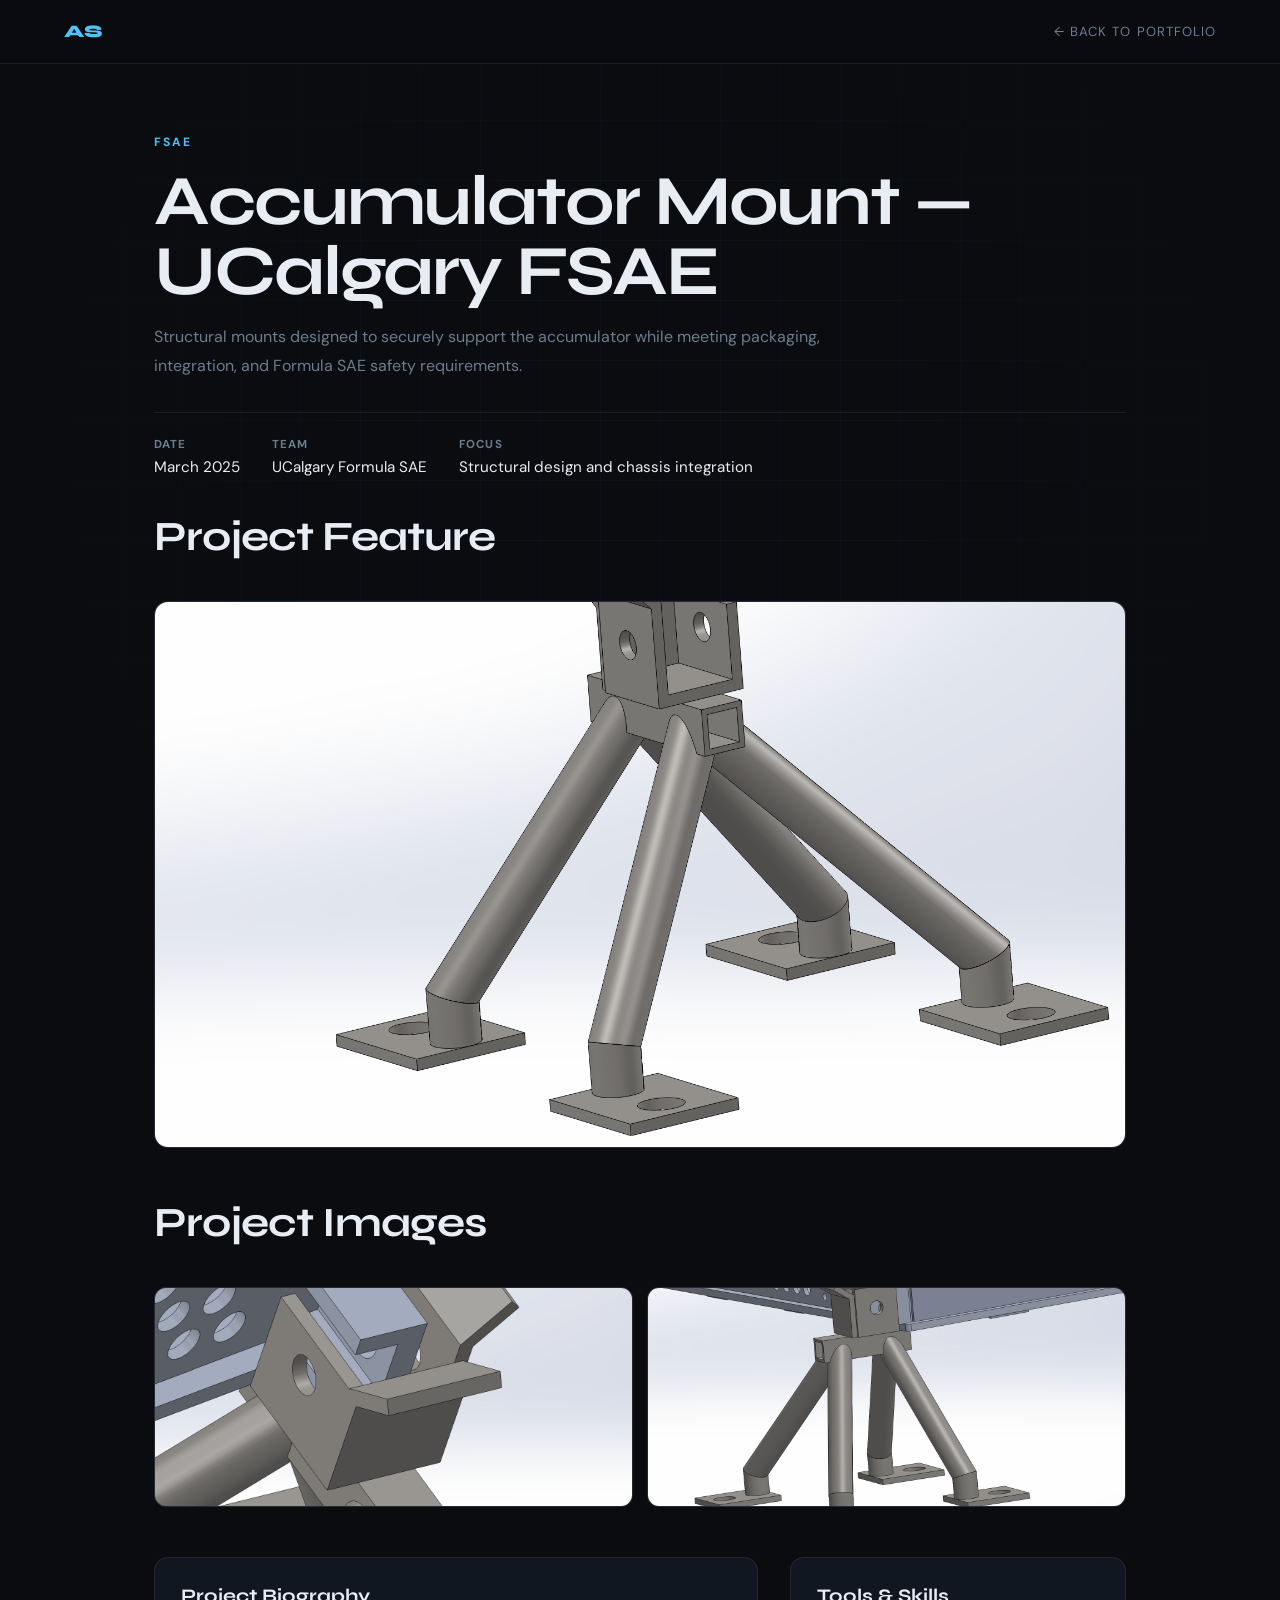
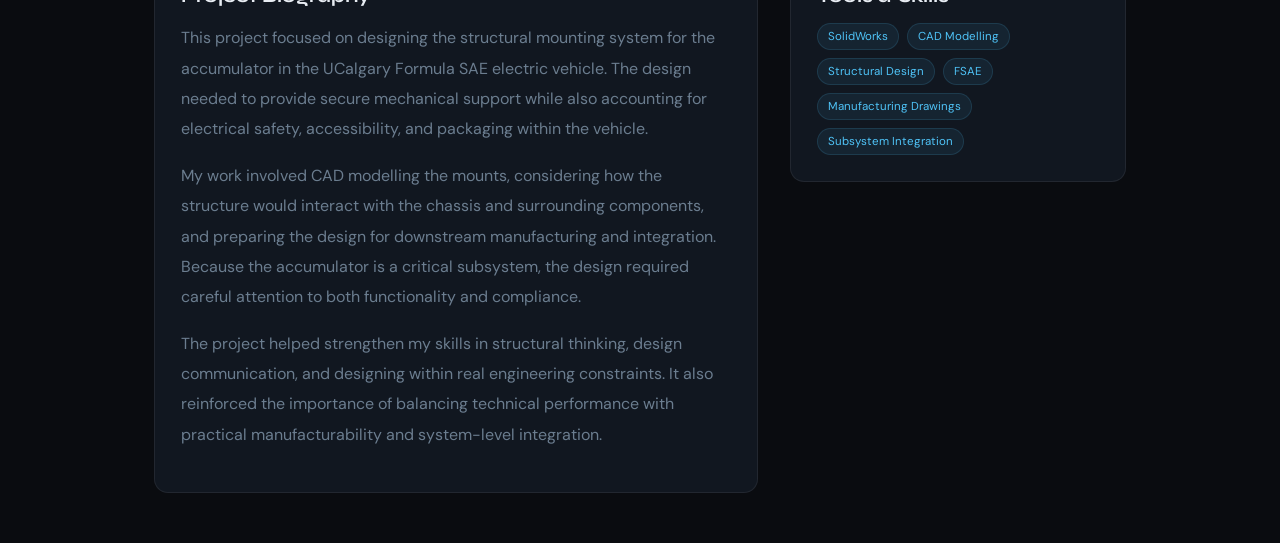
<file: accumulator-mount.html>
<!DOCTYPE html>
<html lang="en">
<head>
  <meta charset="UTF-8">
  <meta name="viewport" content="width=device-width, initial-scale=1.0">
  <title>Accumulator Mount — UCalgary FSAE</title>
  <link rel="preconnect" href="https://fonts.googleapis.com">
  <link rel="preconnect" href="https://fonts.gstatic.com" crossorigin>
  <link href="https://fonts.googleapis.com/css2?family=Syne:wght@400;600;700;800&family=DM+Sans:wght@300;400;500;700&display=swap" rel="stylesheet">
  <link rel="stylesheet" href="styles.css">
</head>
<body>
  <div class="page-wrap">
    <nav>
      <a href="index.html" class="nav-logo">AS</a>
      <a href="index.html" class="back-link">← Back to Portfolio</a>
    </nav>

    <section class="project-hero">
      <div class="project-category">FSAE</div>
      <h1 class="project-title">Accumulator Mount — UCalgary FSAE</h1>
      <p class="project-subtitle">
        Structural mounts designed to securely support the accumulator while meeting packaging, integration, and Formula SAE safety requirements.
      </p>

      <div class="project-meta">
        <div class="meta-box">
          <strong>Date</strong>
          <span>March 2025</span>
        </div>
        <div class="meta-box">
          <strong>Team</strong>
          <span>UCalgary Formula SAE</span>
        </div>
        <div class="meta-box">
          <strong>Focus</strong>
          <span>Structural design and chassis integration</span>
        </div>
      </div>
    </section>

    <section class="project-media">
      <h2 class="section-title">Project Feature</h2>
      <div class="video-box">
        <img src="images/mount-1.png" alt="Accumulator mount feature image">
      </div>
    </section>

    <section class="project-gallery">
      <h2 class="section-title">Project Images</h2>
      <div class="project-gallery-grid mount-grid">
        <img src="images/mount-2.png" alt="Accumulator mount image 2">
        <img src="images/mount-3.png" alt="Accumulator mount image 3">
      </div>
    </section>

    <section class="project-body">
      <div class="body-card">
        <h2>Project Biography</h2>
        <p>
          This project focused on designing the structural mounting system for the accumulator in the UCalgary Formula SAE electric vehicle. The design needed to provide secure mechanical support while also accounting for electrical safety, accessibility, and packaging within the vehicle.
        </p>
        <p>
          My work involved CAD modelling the mounts, considering how the structure would interact with the chassis and surrounding components, and preparing the design for downstream manufacturing and integration. Because the accumulator is a critical subsystem, the design required careful attention to both functionality and compliance.
        </p>
        <p>
          The project helped strengthen my skills in structural thinking, design communication, and designing within real engineering constraints. It also reinforced the importance of balancing technical performance with practical manufacturability and system-level integration.
        </p>
      </div>

      <div class="body-card">
        <h2>Tools &amp; Skills</h2>
        <div class="tags">
          <span class="tag">SolidWorks</span>
          <span class="tag">CAD Modelling</span>
          <span class="tag">Structural Design</span>
          <span class="tag">FSAE</span>
          <span class="tag">Manufacturing Drawings</span>
          <span class="tag">Subsystem Integration</span>
        </div>
      </div>
    </section>
  </div>
</body>
</html>
</file>
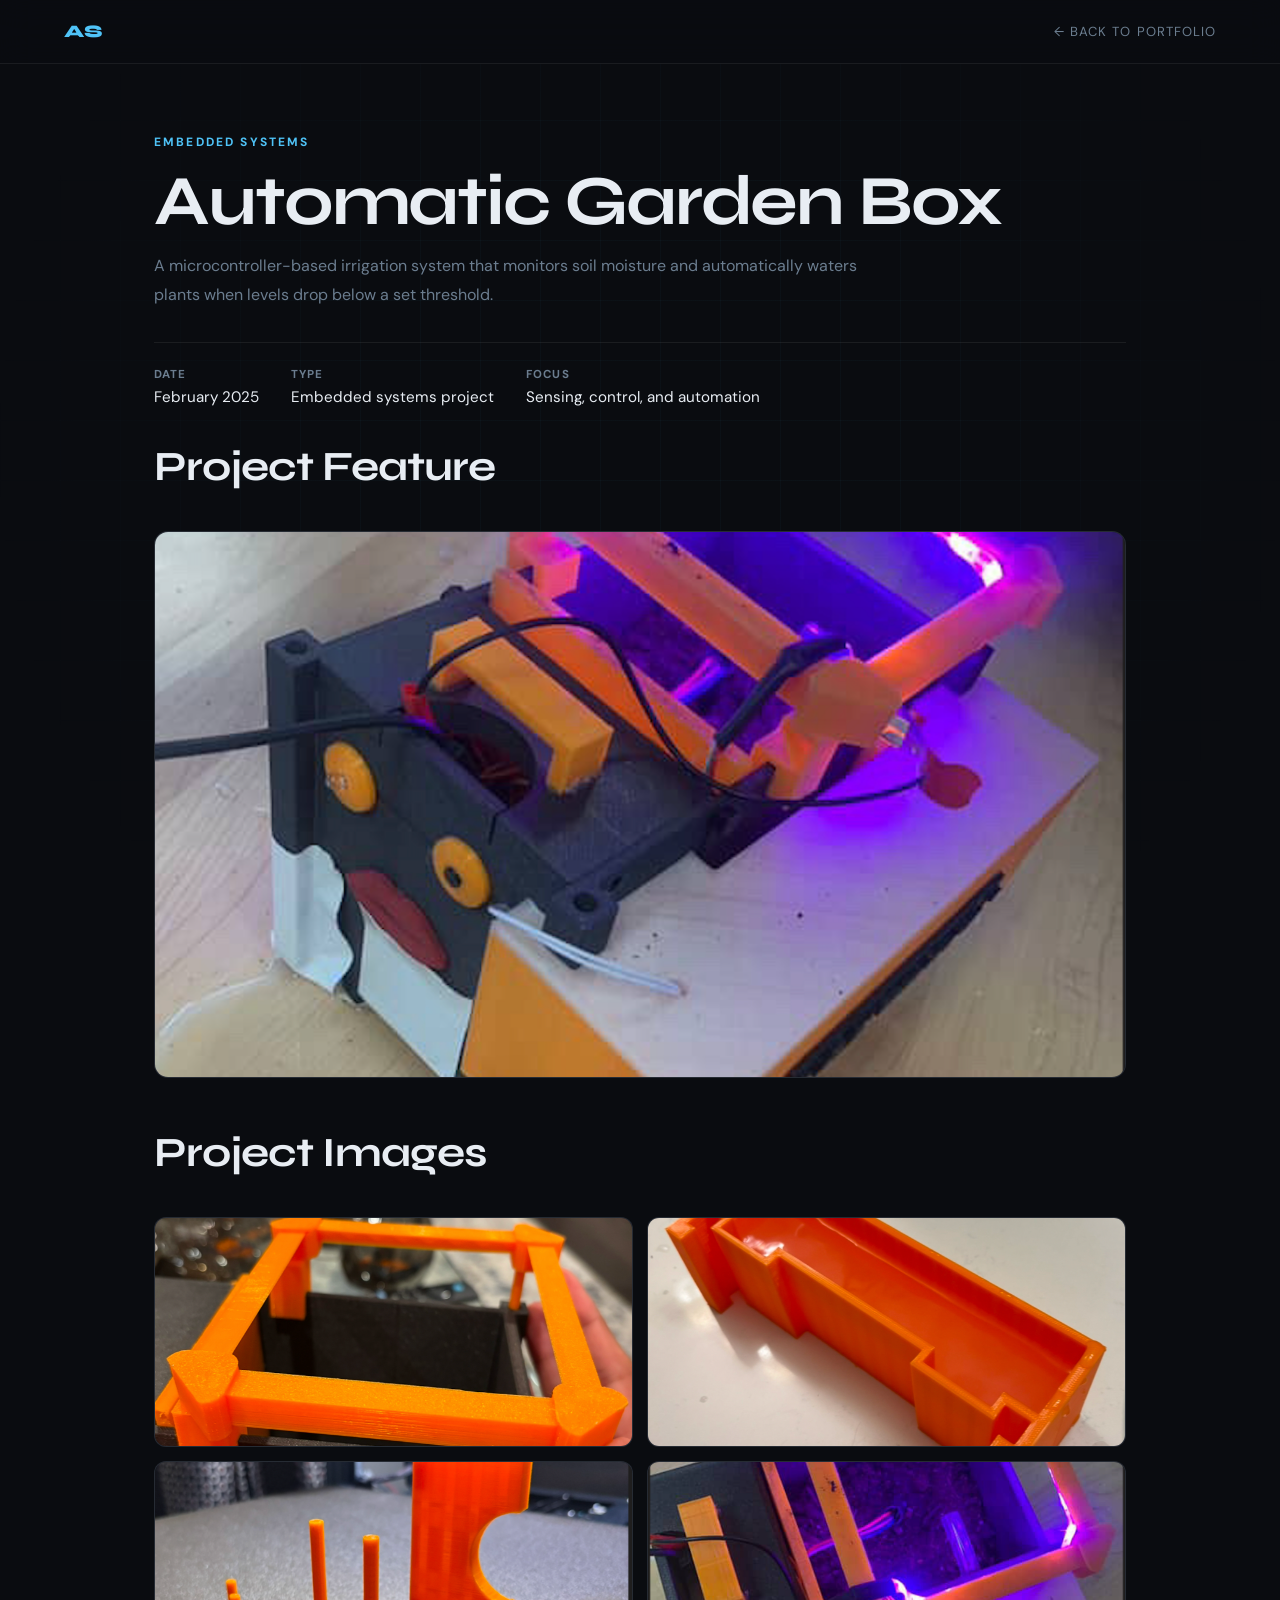
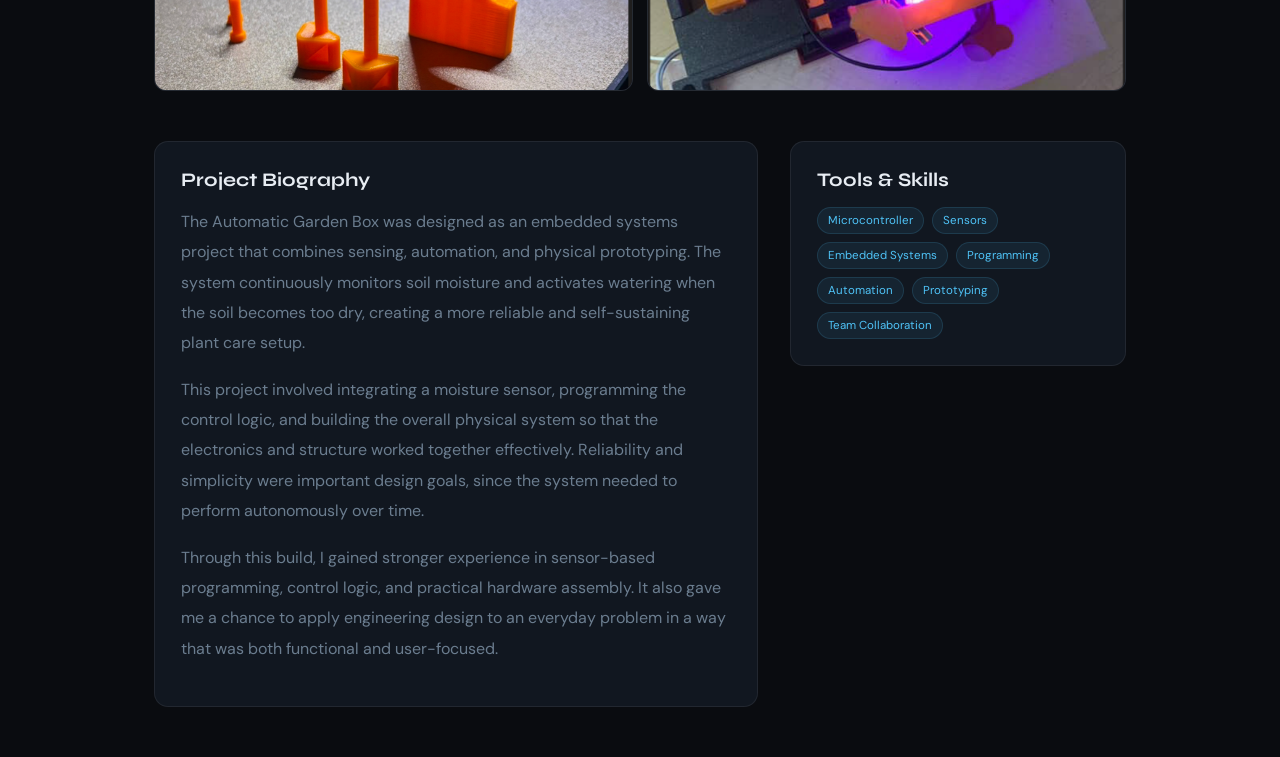
<file: garden-box.html>
<!DOCTYPE html>
<html lang="en">
<head>
  <meta charset="UTF-8">
  <meta name="viewport" content="width=device-width, initial-scale=1.0">
  <title>Automatic Garden Box</title>
  <link rel="preconnect" href="https://fonts.googleapis.com">
  <link rel="preconnect" href="https://fonts.gstatic.com" crossorigin>
  <link href="https://fonts.googleapis.com/css2?family=Syne:wght@400;600;700;800&family=DM+Sans:wght@300;400;500;700&display=swap" rel="stylesheet">
  <link rel="stylesheet" href="styles.css">
</head>
<body>
  <div class="page-wrap">
    <nav>
      <a href="index.html" class="nav-logo">AS</a>
      <a href="index.html" class="back-link">← Back to Portfolio</a>
    </nav>

    <section class="project-hero">
      <div class="project-category">Embedded Systems</div>
      <h1 class="project-title">Automatic Garden Box</h1>
      <p class="project-subtitle">
        A microcontroller-based irrigation system that monitors soil moisture and automatically waters plants when levels drop below a set threshold.
      </p>

      <div class="project-meta">
        <div class="meta-box">
          <strong>Date</strong>
          <span>February 2025</span>
        </div>
        <div class="meta-box">
          <strong>Type</strong>
          <span>Embedded systems project</span>
        </div>
        <div class="meta-box">
          <strong>Focus</strong>
          <span>Sensing, control, and automation</span>
        </div>
      </div>
    </section>

    <section class="project-media">
      <h2 class="section-title">Project Feature</h2>
      <div class="video-box">
        <img src="images/garden-1.png" alt="Automatic garden box feature image">
      </div>
    </section>

    <section class="project-gallery">
      <h2 class="section-title">Project Images</h2>
      <div class="project-gallery-grid garden-grid">
    
        <img src="images/garden-2.png" alt="Garden image 2">
        <img src="images/garden-3.png" alt="Garden image 3">
        <img src="images/garden-4.png" alt="Garden image 4">
        <img src="images/garden-5.png" alt="Garden image 5">
    
      </div>
    </section>

    <section class="project-body">
      <div class="body-card">
        <h2>Project Biography</h2>
        <p>
          The Automatic Garden Box was designed as an embedded systems project that combines sensing, automation, and physical prototyping. The system continuously monitors soil moisture and activates watering when the soil becomes too dry, creating a more reliable and self-sustaining plant care setup.
        </p>
        <p>
          This project involved integrating a moisture sensor, programming the control logic, and building the overall physical system so that the electronics and structure worked together effectively. Reliability and simplicity were important design goals, since the system needed to perform autonomously over time.
        </p>
        <p>
          Through this build, I gained stronger experience in sensor-based programming, control logic, and practical hardware assembly. It also gave me a chance to apply engineering design to an everyday problem in a way that was both functional and user-focused.
        </p>
      </div>

      <div class="body-card">
        <h2>Tools &amp; Skills</h2>
        <div class="tags">
          <span class="tag">Microcontroller</span>
          <span class="tag">Sensors</span>
          <span class="tag">Embedded Systems</span>
          <span class="tag">Programming</span>
          <span class="tag">Automation</span>
          <span class="tag">Prototyping</span>
          <span class="tag">Team Collaboration</span>
        </div>
      </div>
    </section>
  </div>
</body>
</html>
</file>
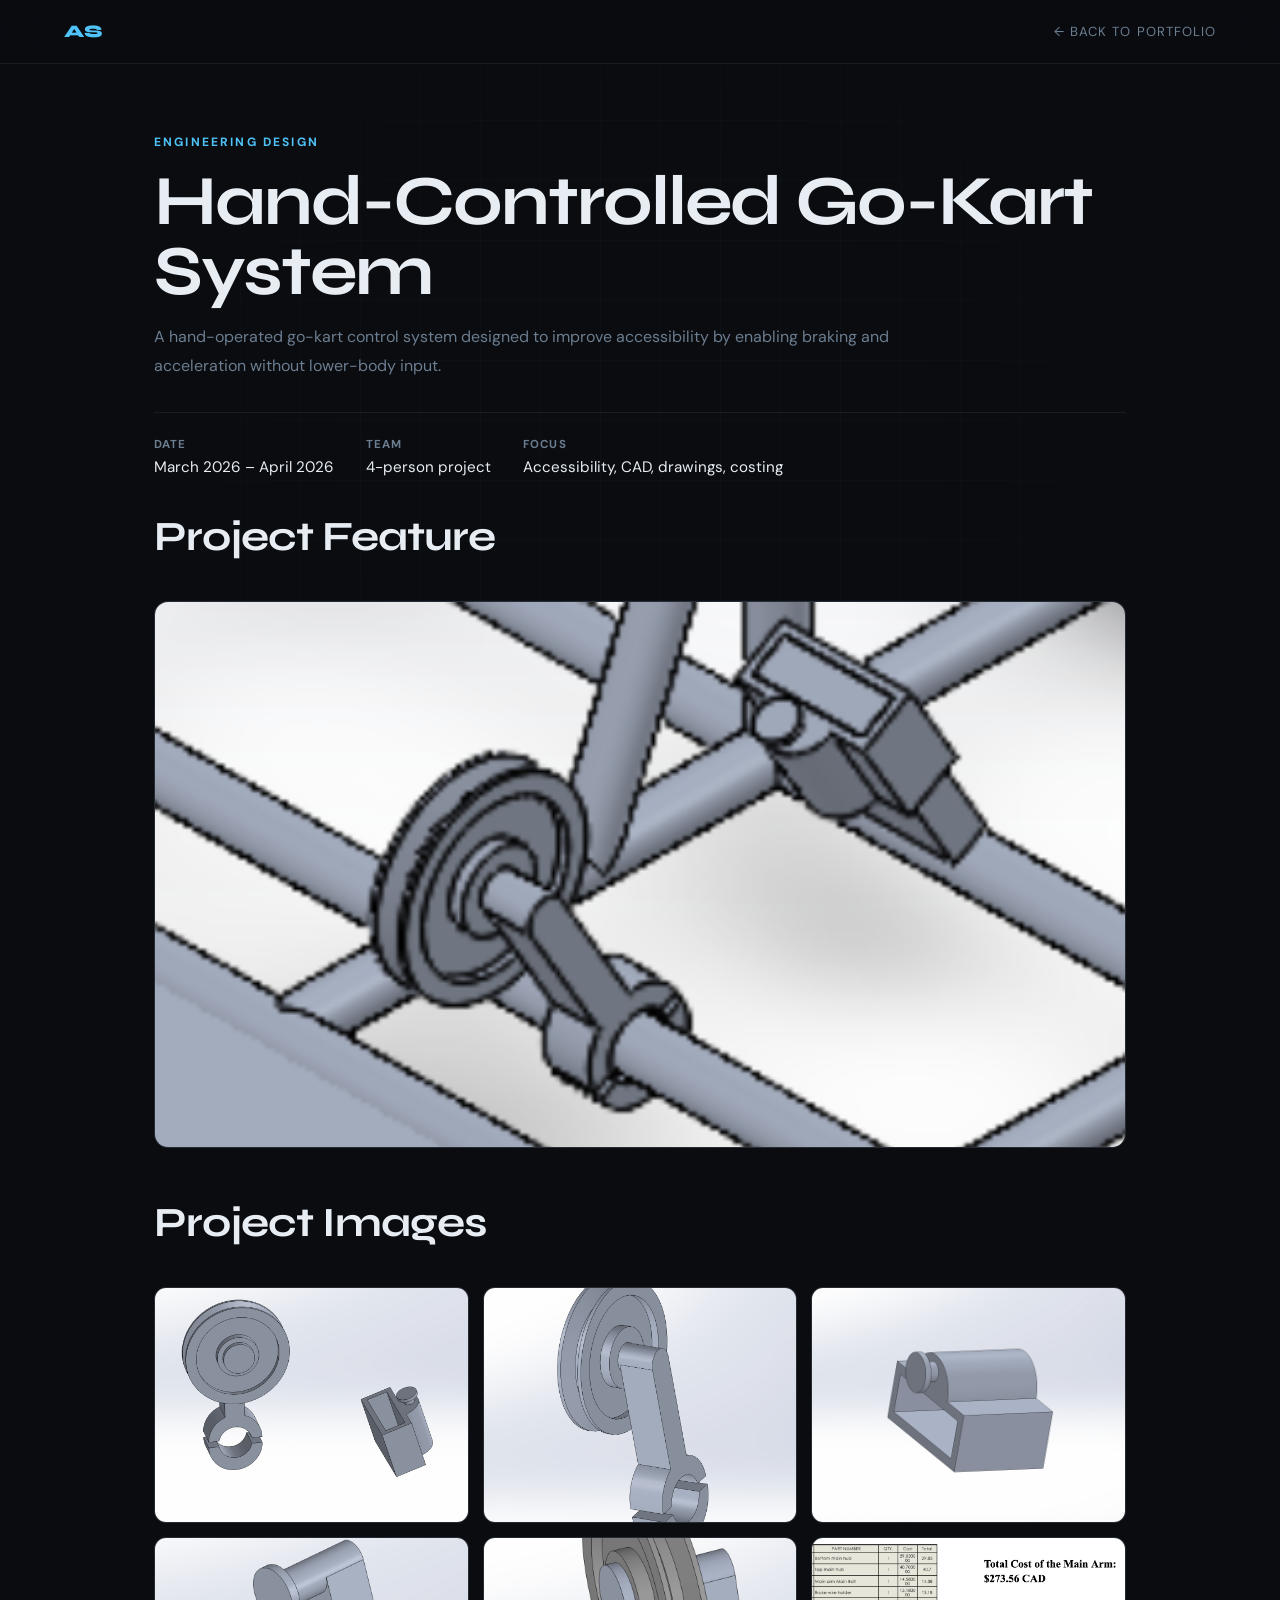
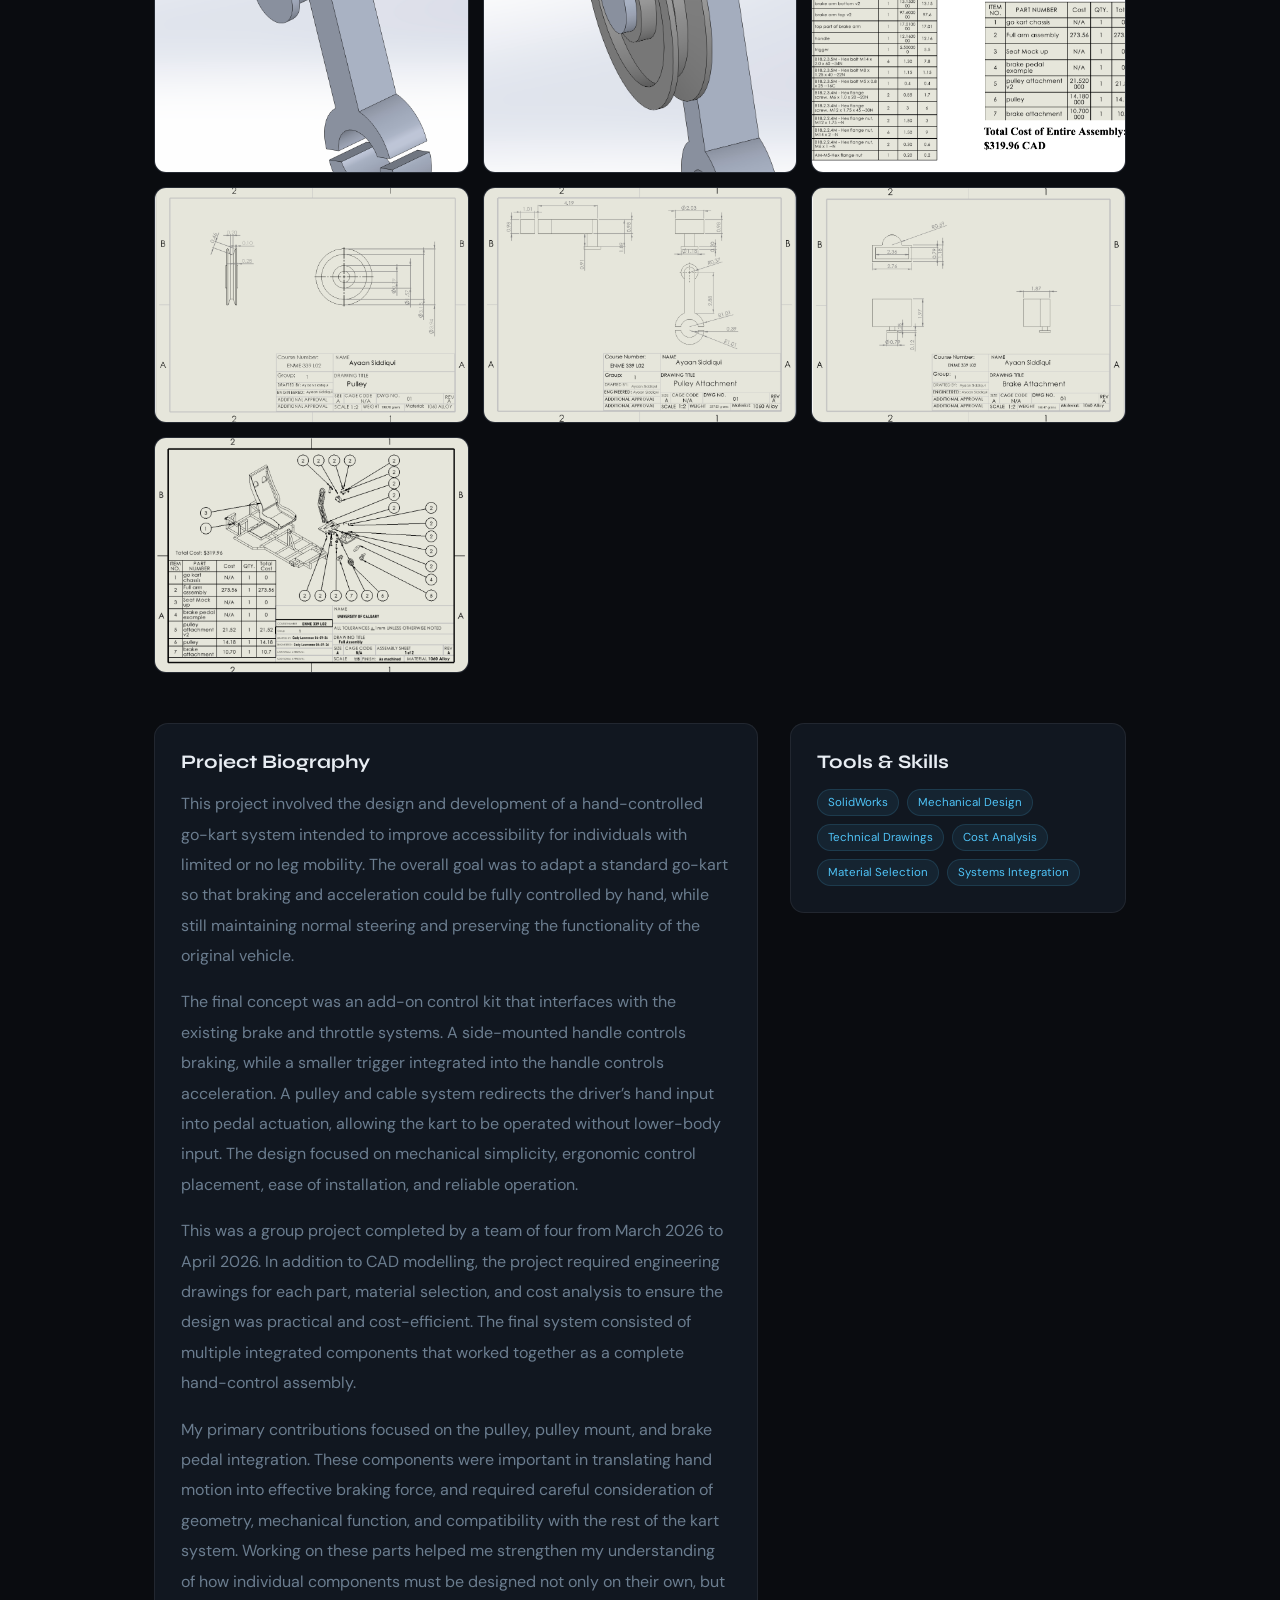
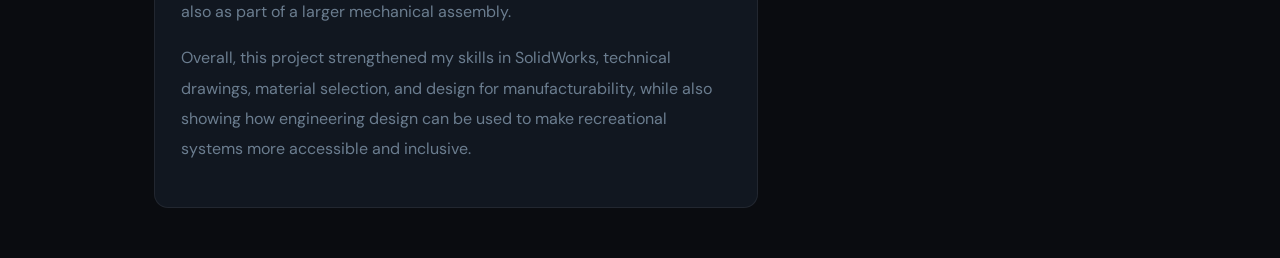
<file: gokart.html>
<!DOCTYPE html>
<html lang="en">
<head>
  <meta charset="UTF-8">
  <meta name="viewport" content="width=device-width, initial-scale=1.0">
  <title>Hand-Controlled Go-Kart System</title>
  <link rel="preconnect" href="https://fonts.googleapis.com">
  <link rel="preconnect" href="https://fonts.gstatic.com" crossorigin>
  <link href="https://fonts.googleapis.com/css2?family=Syne:wght@400;600;700;800&family=DM+Sans:wght@300;400;500;700&display=swap" rel="stylesheet">
  <link rel="stylesheet" href="styles.css">
</head>
<body>
  <div class="page-wrap">
    <nav>
      <a href="index.html" class="nav-logo">AS</a>
      <a href="index.html" class="back-link">← Back to Portfolio</a>
    </nav>

    <section class="project-hero">
      <div class="project-category">Engineering Design</div>
      <h1 class="project-title">Hand-Controlled Go-Kart System</h1>
      <p class="project-subtitle">
        A hand-operated go-kart control system designed to improve accessibility by enabling braking and acceleration without lower-body input.
      </p>

      <div class="project-meta">
        <div class="meta-box">
          <strong>Date</strong>
          <span>March 2026 – April 2026</span>
        </div>
        <div class="meta-box">
          <strong>Team</strong>
          <span>4-person project</span>
        </div>
        <div class="meta-box">
          <strong>Focus</strong>
          <span>Accessibility, CAD, drawings, costing</span>
        </div>
      </div>
    </section>

    <section class="project-media">
      <h2 class="section-title">Project Feature</h2>
      <div class="video-box">
        <img src="images/gokart-1.png" alt="Hand-controlled go-kart feature image">
      </div>
    </section>

    <section class="project-gallery">
        <h2 class="section-title">Project Images</h2>
        <div class="project-gallery-grid gokart-grid">
          <img src="images/gokart-2.png" alt="Go-kart image 2">
          <img src="images/gokart-3.png" alt="Go-kart image 3">
          <img src="images/gokart-4.png" alt="Go-kart image 4">
          <img src="images/gokart-5.png" alt="Go-kart image 5">
          <img src="images/gokart-6.png" alt="Go-kart image 6">
          <img src="images/gokart-7.png" alt="Go-kart image 7">
          <img src="images/gokart-8.png" alt="Go-kart image 8">
          <img src="images/gokart-9.png" alt="Go-kart image 9">
          <img src="images/gokart-10.png" alt="Go-kart image 10">
          <img src="images/gokart-11.png" alt="Go-kart image 11">
        </div>
      </section>

    <section class="project-body">
      <div class="body-card">
        <h2>Project Biography</h2>

        <p>
          This project involved the design and development of a hand-controlled go-kart system intended to improve accessibility for individuals with limited or no leg mobility. The overall goal was to adapt a standard go-kart so that braking and acceleration could be fully controlled by hand, while still maintaining normal steering and preserving the functionality of the original vehicle.
        </p>

        <p>
          The final concept was an add-on control kit that interfaces with the existing brake and throttle systems. A side-mounted handle controls braking, while a smaller trigger integrated into the handle controls acceleration. A pulley and cable system redirects the driver’s hand input into pedal actuation, allowing the kart to be operated without lower-body input. The design focused on mechanical simplicity, ergonomic control placement, ease of installation, and reliable operation.
        </p>

        <p>
          This was a group project completed by a team of four from March 2026 to April 2026. In addition to CAD modelling, the project required engineering drawings for each part, material selection, and cost analysis to ensure the design was practical and cost-efficient. The final system consisted of multiple integrated components that worked together as a complete hand-control assembly.
        </p>

        <p>
          My primary contributions focused on the pulley, pulley mount, and brake pedal integration. These components were important in translating hand motion into effective braking force, and required careful consideration of geometry, mechanical function, and compatibility with the rest of the kart system. Working on these parts helped me strengthen my understanding of how individual components must be designed not only on their own, but also as part of a larger mechanical assembly.
        </p>

        <p>
          Overall, this project strengthened my skills in SolidWorks, technical drawings, material selection, and design for manufacturability, while also showing how engineering design can be used to make recreational systems more accessible and inclusive.
        </p>
      </div>

      <div class="body-card">
        <h2>Tools &amp; Skills</h2>
        <div class="tags">
          <span class="tag">SolidWorks</span>
          <span class="tag">Mechanical Design</span>
          <span class="tag">Technical Drawings</span>
          <span class="tag">Cost Analysis</span>
          <span class="tag">Material Selection</span>
          <span class="tag">Systems Integration</span>
        </div>
      </div>
    </section>
  </div>
</body>
</html>
</file>
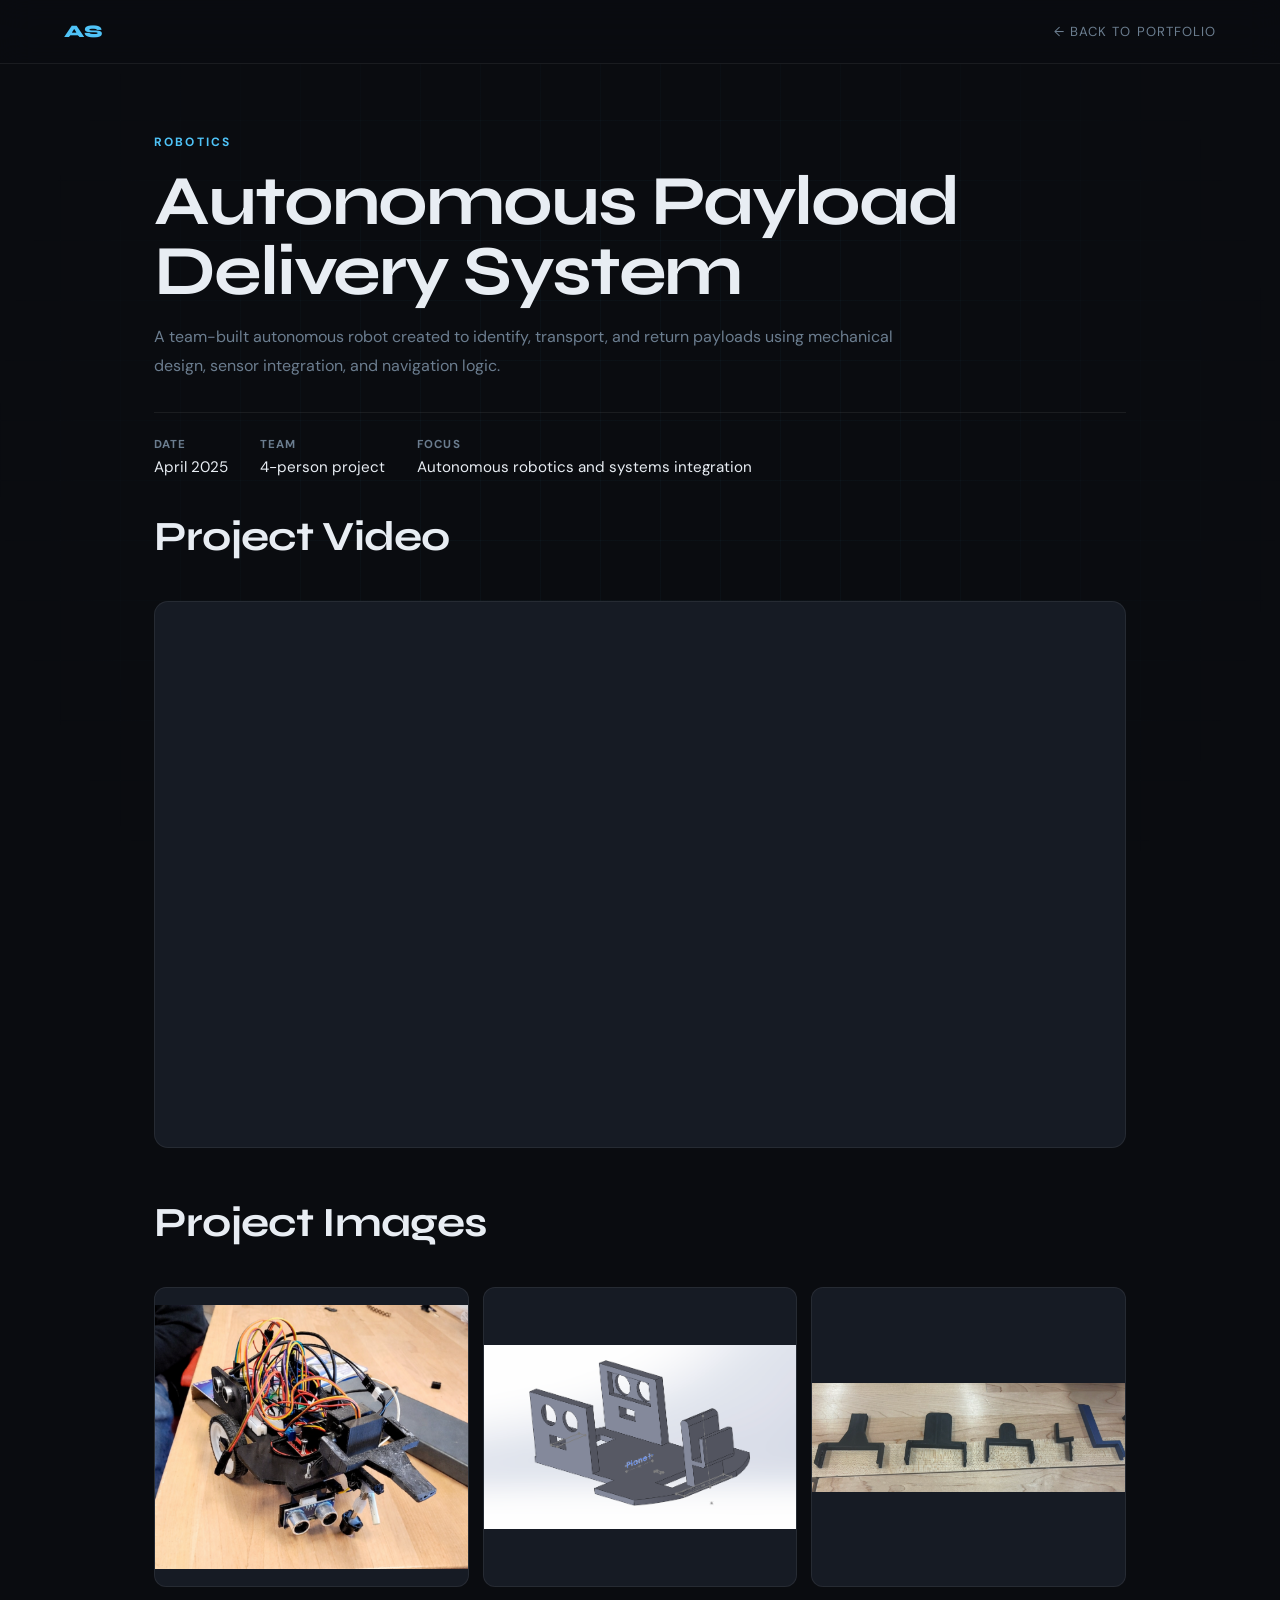
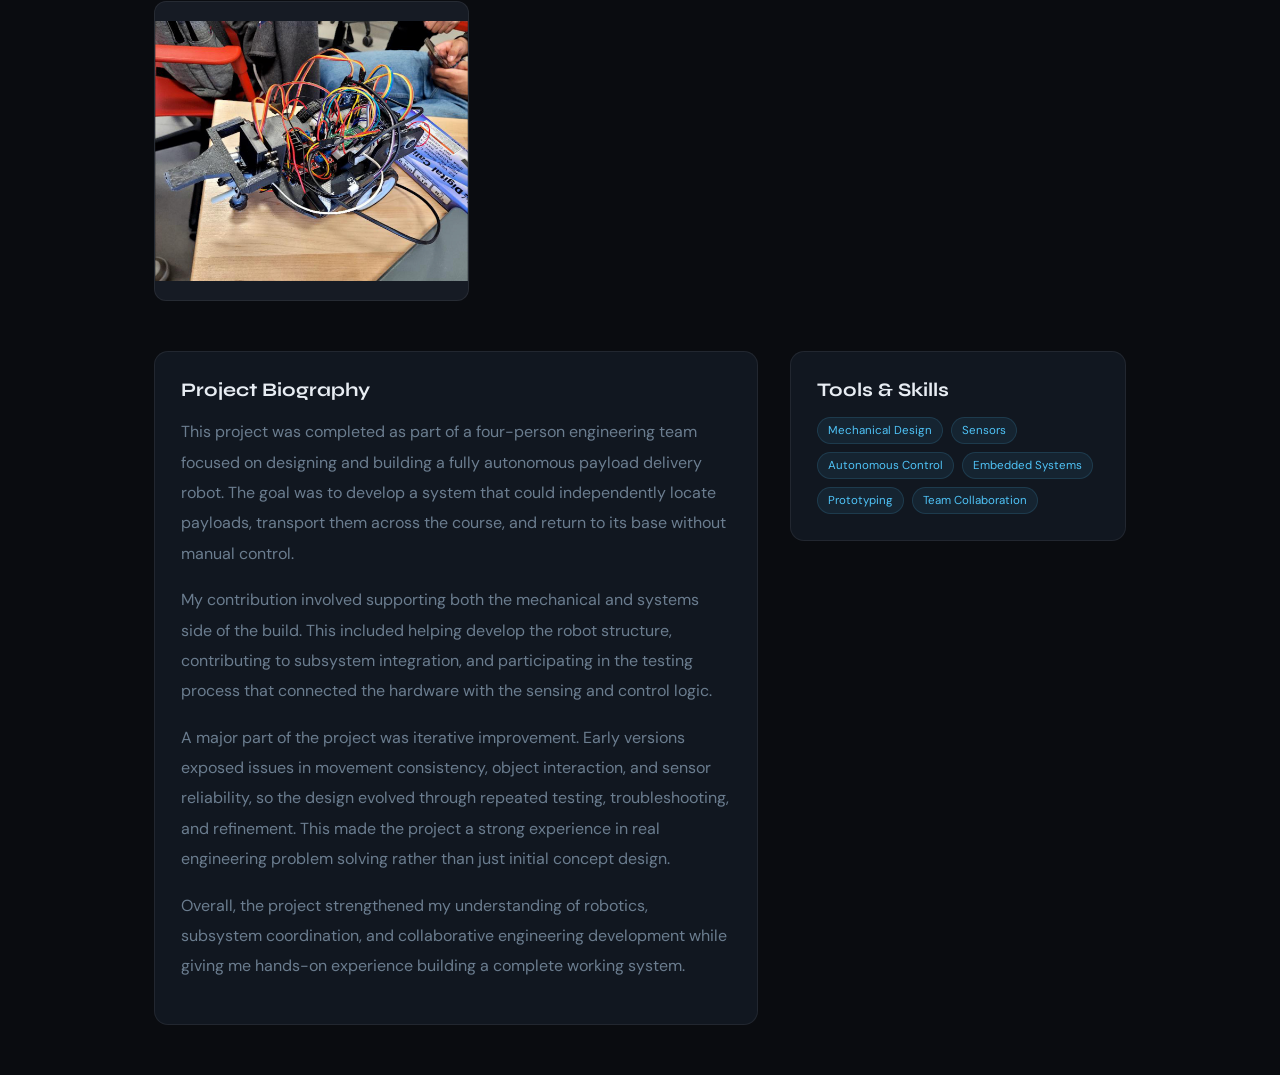
<file: robot.html>
<!DOCTYPE html>
<html lang="en">
<head>
  <meta charset="UTF-8">
  <meta name="viewport" content="width=device-width, initial-scale=1.0">
  <title>Autonomous Payload Delivery System</title>
  <link rel="preconnect" href="https://fonts.googleapis.com">
  <link rel="preconnect" href="https://fonts.gstatic.com" crossorigin>
  <link href="https://fonts.googleapis.com/css2?family=Syne:wght@400;600;700;800&family=DM+Sans:wght@300;400;500;700&display=swap" rel="stylesheet">
  <link rel="stylesheet" href="styles.css">
</head>
<body>
  <div class="page-wrap">
    <nav>
      <a href="index.html" class="nav-logo">AS</a>
      <a href="index.html" class="back-link">← Back to Portfolio</a>
    </nav>

    <section class="project-hero">
      <div class="project-category">Robotics</div>
      <h1 class="project-title">Autonomous Payload Delivery System</h1>
      <p class="project-subtitle">
        A team-built autonomous robot created to identify, transport, and return payloads using mechanical design, sensor integration, and navigation logic.
      </p>

      <div class="project-meta">
        <div class="meta-box">
          <strong>Date</strong>
          <span>April 2025</span>
        </div>
        <div class="meta-box">
          <strong>Team</strong>
          <span>4-person project</span>
        </div>
        <div class="meta-box">
          <strong>Focus</strong>
          <span>Autonomous robotics and systems integration</span>
        </div>
      </div>
    </section>

    <section class="project-media">
      <h2 class="section-title">Project Video</h2>
      <div class="video-box">
        <iframe src="https://www.youtube.com/embed/pAASAYbSYZc" allowfullscreen></iframe>
      </div>
    </section>

    <section class="project-gallery">
      <h2 class="section-title">Project Images</h2>
      <div class="project-gallery-grid robot-grid">
        <img src="images/robot-1.png" alt="Robot image 1">
        <img src="images/robot-2.png" alt="Robot image 2">
        <img src="images/robot-3.png" alt="Robot image 3">
        <img src="images/robot-4.png" alt="Robot image 4">
      </div>
    </section>

    <section class="project-body">
      <div class="body-card">
        <h2>Project Biography</h2>
        <p>
          This project was completed as part of a four-person engineering team focused on designing and building a fully autonomous payload delivery robot. The goal was to develop a system that could independently locate payloads, transport them across the course, and return to its base without manual control.
        </p>
        <p>
          My contribution involved supporting both the mechanical and systems side of the build. This included helping develop the robot structure, contributing to subsystem integration, and participating in the testing process that connected the hardware with the sensing and control logic.
        </p>
        <p>
          A major part of the project was iterative improvement. Early versions exposed issues in movement consistency, object interaction, and sensor reliability, so the design evolved through repeated testing, troubleshooting, and refinement. This made the project a strong experience in real engineering problem solving rather than just initial concept design.
        </p>
        <p>
          Overall, the project strengthened my understanding of robotics, subsystem coordination, and collaborative engineering development while giving me hands-on experience building a complete working system.
        </p>
      </div>

      <div class="body-card">
        <h2>Tools &amp; Skills</h2>
        <div class="tags">
          <span class="tag">Mechanical Design</span>
          <span class="tag">Sensors</span>
          <span class="tag">Autonomous Control</span>
          <span class="tag">Embedded Systems</span>
          <span class="tag">Prototyping</span>
          <span class="tag">Team Collaboration</span>
        </div>
      </div>
    </section>
  </div>
</body>
</html>
</file>
<file: styles.css>
*,
*::before,
*::after {
  box-sizing: border-box;
  margin: 0;
  padding: 0;
}

:root {
  --bg: #0a0c10;
  --bg2: #0f1318;
  --bg3: #161b24;
  --card: #111720;
  --border: rgba(255, 255, 255, 0.07);
  --accent: #4fc3f7;
  --accent2: #81d4fa;
  --accent-glow: rgba(79, 195, 247, 0.12);
  --text: #e8edf3;
  --muted: #6b7d8f;
}

html {
  scroll-behavior: smooth;
}

body {
  font-family: 'DM Sans', sans-serif;
  background: var(--bg);
  color: var(--text);
  min-height: 100vh;
  overflow-x: hidden;
}

body::before {
  content: "";
  position: fixed;
  inset: 0;
  background-image:
    linear-gradient(rgba(79, 195, 247, 0.03) 1px, transparent 1px),
    linear-gradient(90deg, rgba(79, 195, 247, 0.03) 1px, transparent 1px);
  background-size: 60px 60px;
  mask-image: radial-gradient(circle at center, black 35%, transparent 85%);
  pointer-events: none;
  z-index: 0;
}

img {
  max-width: 100%;
  display: block;
}

a {
  text-decoration: none;
}

.page-wrap {
  position: relative;
  z-index: 1;
}

/* NAV */
nav {
  position: sticky;
  top: 0;
  z-index: 100;
  height: 64px;
  display: flex;
  align-items: center;
  justify-content: space-between;
  padding: 0 5vw;
  background: rgba(10, 12, 16, 0.88);
  backdrop-filter: blur(16px);
  border-bottom: 1px solid var(--border);
}

.nav-logo {
  font-family: 'Syne', sans-serif;
  font-weight: 800;
  font-size: 1.1rem;
  color: var(--accent);
  letter-spacing: 0.03em;
}

.nav-links {
  display: flex;
  gap: 2rem;
  flex-wrap: wrap;
}

.nav-links a,
.back-link {
  color: var(--muted);
  font-size: 0.82rem;
  letter-spacing: 0.08em;
  text-transform: uppercase;
  transition: color 0.2s;
}

.nav-links a:hover,
.back-link:hover {
  color: var(--text);
}

/* HERO */
.hero {
  min-height: 100vh;
  display: flex;
  align-items: center;
  padding: 110px 5vw 80px;
}

.hero-inner {
  max-width: 850px;
}

.hero-tag {
  display: inline-flex;
  align-items: center;
  gap: 8px;
  font-size: 0.74rem;
  color: var(--accent);
  text-transform: uppercase;
  letter-spacing: 0.14em;
  border: 1px solid rgba(79, 195, 247, 0.24);
  padding: 7px 14px;
  border-radius: 999px;
  margin-bottom: 1.8rem;
}

.hero-tag::before {
  content: "";
  width: 6px;
  height: 6px;
  background: var(--accent);
  border-radius: 50%;
}

.hero h1 {
  font-family: 'Syne', sans-serif;
  font-size: clamp(3rem, 8vw, 6rem);
  line-height: 0.95;
  letter-spacing: -0.04em;
}

.hero h1 span {
  color: var(--accent);
}

.hero-sub {
  margin-top: 1.4rem;
  max-width: 600px;
  color: var(--muted);
  font-size: 1.05rem;
  line-height: 1.8;
}

.hero-ctas {
  display: flex;
  flex-wrap: wrap;
  gap: 1rem;
  margin-top: 2rem;
}

.btn {
  display: inline-flex;
  align-items: center;
  justify-content: center;
  padding: 12px 24px;
  border-radius: 8px;
  font-size: 0.9rem;
  font-weight: 500;
  transition: 0.2s;
  border: 1px solid transparent;
}

.btn-primary {
  background: var(--accent);
  color: #0a0c10;
}

.btn-primary:hover {
  background: var(--accent2);
  transform: translateY(-1px);
}

.btn-ghost {
  color: var(--text);
  border-color: var(--border);
  background: transparent;
}

.btn-ghost:hover {
  background: rgba(255, 255, 255, 0.03);
  border-color: rgba(255, 255, 255, 0.18);
}

.hero-stats {
  display: flex;
  gap: 2.5rem;
  flex-wrap: wrap;
  margin-top: 3rem;
}

.stat-num {
  font-family: 'Syne', sans-serif;
  color: var(--accent);
  font-size: 2rem;
  font-weight: 800;
}

.stat-label {
  font-size: 0.78rem;
  color: var(--muted);
  letter-spacing: 0.05em;
  margin-top: 3px;
}

/* SECTIONS */
section {
  padding: 90px 5vw;
}

.section-label {
  color: var(--accent);
  font-size: 0.74rem;
  text-transform: uppercase;
  letter-spacing: 0.18em;
  font-weight: 700;
  margin-bottom: 0.9rem;
}

.section-title {
  font-family: 'Syne', sans-serif;
  font-size: clamp(1.8rem, 4vw, 2.6rem);
  letter-spacing: -0.02em;
  margin-bottom: 2.5rem;
}

/* PROJECTS */
#projects {
  background: var(--bg2);
}

.projects-grid {
  display: grid;
  grid-template-columns: repeat(auto-fit, minmax(310px, 1fr));
  gap: 1.2rem;
}

.project-card {
  background: var(--card);
  border: 1px solid var(--border);
  border-radius: 14px;
  overflow: hidden;
  transition: transform 0.22s, border-color 0.22s, background 0.22s;
  color: inherit;
}

.project-card:hover {
  transform: translateY(-4px);
  border-color: rgba(79, 195, 247, 0.24);
  background: #16202b;
}

.project-thumb {
  aspect-ratio: 16 / 9;
  background: var(--bg3);
  overflow: hidden;
}

.project-thumb img {
  width: 100%;
  height: 100%;
  object-fit: cover;
}

.project-info {
  padding: 20px;
}

.project-date {
  font-size: 0.72rem;
  color: var(--muted);
  text-transform: uppercase;
  letter-spacing: 0.08em;
  margin-bottom: 8px;
}

.project-name {
  font-family: 'Syne', sans-serif;
  font-size: 1.05rem;
  font-weight: 700;
  margin-bottom: 10px;
  line-height: 1.3;
}

.project-desc {
  color: var(--muted);
  font-size: 0.86rem;
  line-height: 1.7;
}

.project-tags,
.tags {
  display: flex;
  flex-wrap: wrap;
  gap: 8px;
  margin-top: 14px;
}

.tag {
  font-size: 0.72rem;
  color: var(--accent);
  background: rgba(79, 195, 247, 0.08);
  border: 1px solid rgba(79, 195, 247, 0.14);
  padding: 5px 10px;
  border-radius: 999px;
}

/* ABOUT */
#about {
  background: var(--bg);
}

.about-layout {
  display: grid;
  grid-template-columns: 1fr 1.2fr;
  gap: 3rem;
  align-items: start;
}

.about-photo {
  border-radius: 16px;
  overflow: hidden;
  border: 1px solid var(--border);
  background: var(--bg3);
  min-height: 420px;
}

.about-photo img {
  width: 100%;
  height: auto;
  max-height: 400px;
  object-fit: contain;
  display: block;
  margin: 0 auto;
}

.about-text h2 {
  font-family: 'Syne', sans-serif;
  font-size: 2rem;
  margin-bottom: 1rem;
}

.about-text p {
  color: var(--muted);
  line-height: 1.85;
  margin-bottom: 1rem;
}

.about-links {
  display: flex;
  flex-wrap: wrap;
  gap: 1rem;
  margin-top: 1.5rem;
}

/* FOOTER */
footer {
  border-top: 1px solid var(--border);
  padding: 50px 5vw 40px;
  text-align: center;
  background: var(--bg2);
}

footer h3 {
  font-family: 'Syne', sans-serif;
  font-size: 1.5rem;
  margin-bottom: 0.6rem;
}

footer p {
  color: var(--muted);
  font-size: 0.9rem;
}

.footer-links {
  display: flex;
  justify-content: center;
  flex-wrap: wrap;
  gap: 1.5rem;
  margin: 1.4rem 0;
}

.footer-links a {
  color: var(--muted);
  font-size: 0.84rem;
}

.footer-links a:hover {
  color: var(--accent);
}

.copyright {
  color: var(--muted);
  opacity: 0.6;
  font-size: 0.75rem;
}

/* PROJECT PAGE */
.project-hero {
  max-width: 1100px;
  margin: 0 auto;
  padding: 70px 5vw 35px;
}

.project-category {
  color: var(--accent);
  font-size: 0.75rem;
  text-transform: uppercase;
  letter-spacing: 0.18em;
  font-weight: 700;
  margin-bottom: 1rem;
}

.project-title {
  font-family: 'Syne', sans-serif;
  font-size: clamp(2.3rem, 6vw, 4.4rem);
  line-height: 1;
  letter-spacing: -0.03em;
  margin-bottom: 1rem;
}

.project-subtitle {
  color: var(--muted);
  max-width: 750px;
  line-height: 1.8;
  font-size: 1rem;
}

.project-meta {
  display: flex;
  flex-wrap: wrap;
  gap: 2rem;
  border-top: 1px solid var(--border);
  margin-top: 2rem;
  padding-top: 1.5rem;
}

.meta-box strong {
  display: block;
  color: var(--muted);
  font-size: 0.72rem;
  text-transform: uppercase;
  letter-spacing: 0.1em;
  margin-bottom: 4px;
}

.meta-box span {
  font-size: 0.95rem;
}

.project-media,
.project-gallery,
.project-body {
  max-width: 1100px;
  margin: 0 auto;
  padding: 0 5vw 50px;
}

.robot-grid {
  display: grid;
  grid-template-columns: repeat(2, 1fr);
  gap: 14px;
}

.robot-grid img {
  width: 100%;
  aspect-ratio: 1 / 1;
  object-fit: cover;
  border-radius: 12px;
  border: 1px solid var(--border);
  background: var(--bg3);
}

@media (max-width: 700px) {
  .robot-grid {
    grid-template-columns: 1fr;
  }
}

.video-box {
  width: 100%;
  aspect-ratio: 16 / 9;
  background: var(--bg3);
  border: 1px solid var(--border);
  border-radius: 14px;
  overflow: hidden;
}

.video-box iframe,
.video-box video,
.video-box img {
  width: 100%;
  height: 100%;
  border: none;
  object-fit: cover;
  display: block;
}

.project-gallery-grid {
  display: grid;
  grid-template-columns: repeat(auto-fit, minmax(240px, 1fr));
  gap: 14px;
}

.project-gallery-grid img {
  width: 100%;
  height: auto;
  max-height: 300px;
  object-fit: contain;
  border-radius: 12px;
  border: 1px solid var(--border);
  background: var(--bg3);
}

.project-body {
  display: grid;
  grid-template-columns: 1.8fr 1fr;
  gap: 2rem;
  align-items: start;
}

.body-card {
  background: var(--card);
  border: 1px solid var(--border);
  border-radius: 14px;
  padding: 26px;
}

.body-card h2 {
  font-family: 'Syne', sans-serif;
  font-size: 1.2rem;
  margin-bottom: 1rem;
}

.body-card p {
  color: var(--muted);
  line-height: 1.9;
  margin-bottom: 1rem;
}

@media (max-width: 820px) {
  .nav-links {
    gap: 1rem;
  }

  .about-layout,
  .project-body {
    grid-template-columns: 1fr;
  }

  .hero {
    min-height: auto;
    padding-top: 100px;
    padding-bottom: 70px;
  }
}

.mount-grid {
  display: grid;
  grid-template-columns: repeat(2, 1fr);
  gap: 14px;
}

.mount-grid img {
  width: 100%;
  height: 220px;
  object-fit: cover;
  border-radius: 12px;
  border: 1px solid var(--border);
  background: var(--bg3);
}

@media (max-width: 700px) {
  .mount-grid {
    grid-template-columns: 1fr;
  }
}

.insert-grid {
  display: grid;
  grid-template-columns: repeat(2, 1fr);
  gap: 14px;
}

.insert-grid img {
  width: 100%;
  height: 230px;
  object-fit: cover;
  border-radius: 12px;
  border: 1px solid var(--border);
  background: var(--bg3);
}

@media (max-width: 700px) {
  .insert-grid {
    grid-template-columns: 1fr;
  }
}

.cover-grid {
  display: grid;
  grid-template-columns: repeat(2, 1fr);
  gap: 14px;
}

.cover-grid img {
  width: 100%;
  height: 230px;
  object-fit: cover;
  border-radius: 12px;
  border: 1px solid var(--border);
  background: var(--bg3);
}

@media (max-width: 700px) {
  .cover-grid {
    grid-template-columns: 1fr;
  }
}

.garden-grid {
  display: grid;
  grid-template-columns: repeat(2, 1fr);
  gap: 14px;
}

.garden-grid img {
  width: 100%;
  height: 230px;
  object-fit: cover;
  border-radius: 12px;
  border: 1px solid var(--border);
  background: var(--bg3);
}

@media (max-width: 700px) {
  .garden-grid {
    grid-template-columns: 1fr;
  }
}

.gokart-grid {
  display: grid;
  grid-template-columns: repeat(2, 1fr);
  gap: 14px;
}

.gokart-grid {
  display: grid;
  grid-template-columns: repeat(3, 1fr);
  gap: 14px;
}

/* IMPORTANT PART */
.gokart-grid img {
  width: 100%;
  aspect-ratio: 4 / 3;   /* forces equal box size */
  object-fit: cover;     /* fills nicely */
  border-radius: 12px;
  border: 1px solid var(--border);
  background: var(--bg3);
}

/* responsive */
@media (max-width: 900px) {
  .gokart-grid {
    grid-template-columns: repeat(2, 1fr);
  }
}

@media (max-width: 700px) {
  .gokart-grid {
    grid-template-columns: 1fr;
  }
}
</file>
